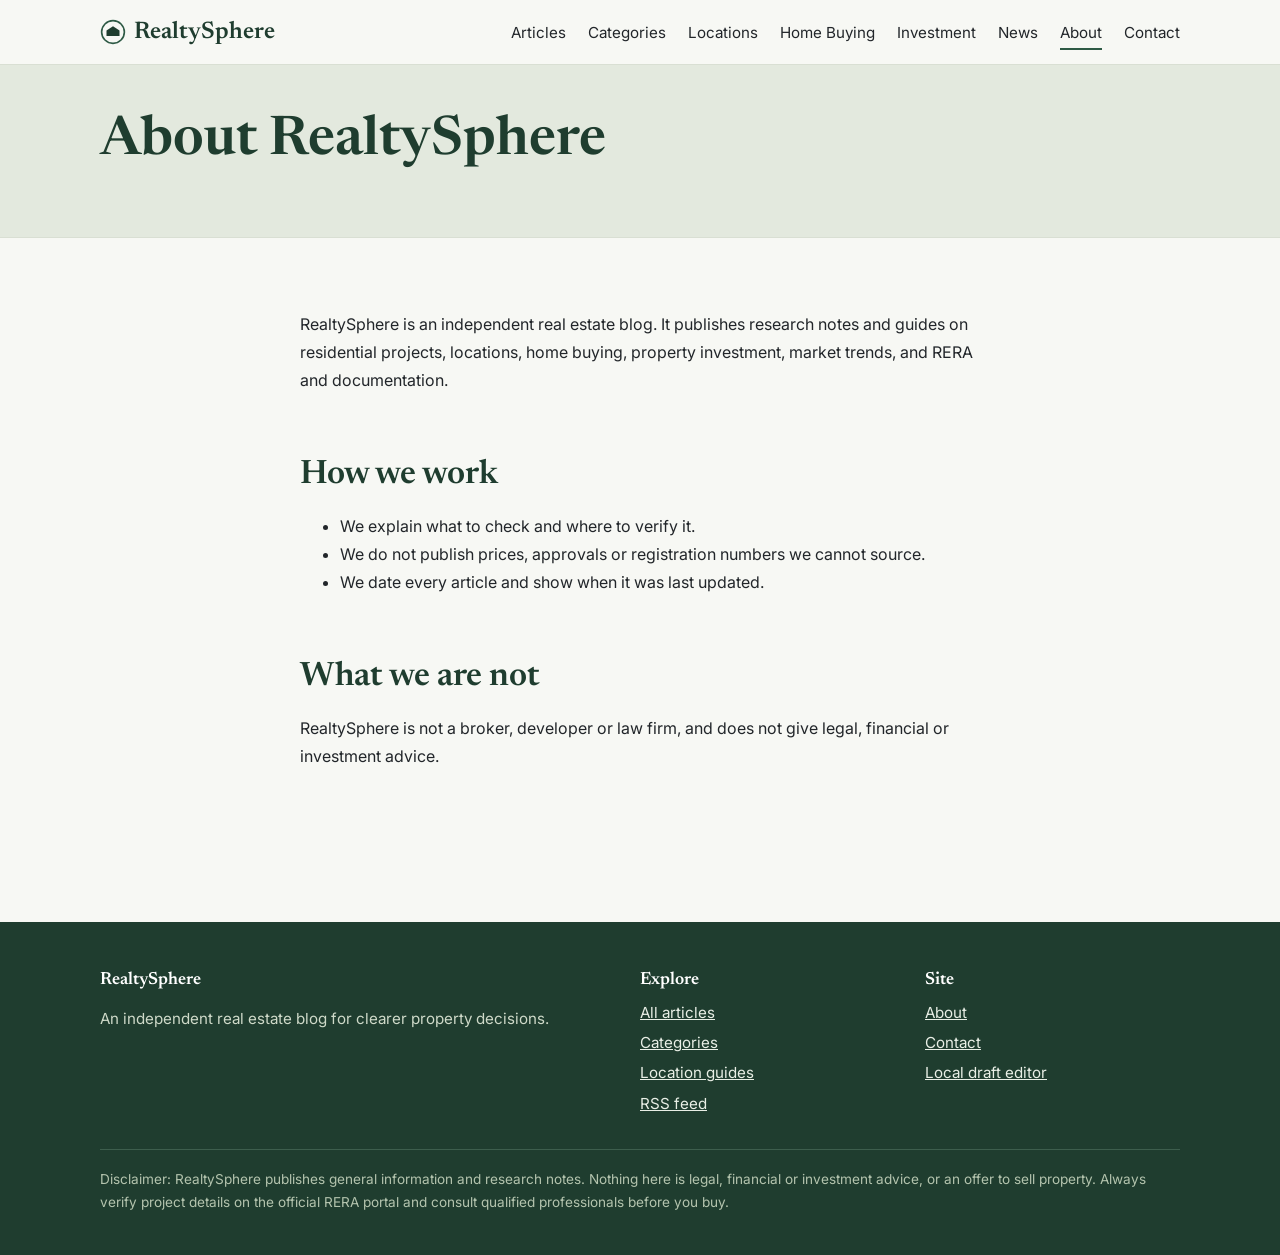
<file: about.html>
<!DOCTYPE html>
<html lang="en"><head><meta charset="utf-8"><meta name="viewport" content="width=device-width,initial-scale=1">
<title>About RealtySphere</title><meta name="description" content="RealtySphere is an independent real estate research blog.">
<link rel="canonical" href="https://realtysphere.pages.dev/about.html">
<meta property="og:site_name" content="RealtySphere"><meta property="og:title" content="About RealtySphere"><meta property="og:description" content="RealtySphere is an independent real estate research blog."><meta property="og:type" content="website"><meta property="og:url" content="https://realtysphere.pages.dev/about.html">
<link rel="alternate" type="application/rss+xml" title="RealtySphere" href="feed.xml">
<link rel="preconnect" href="https://fonts.googleapis.com"><link rel="preconnect" href="https://fonts.gstatic.com" crossorigin>
<link rel="stylesheet" href="https://fonts.googleapis.com/css2?family=Inter:wght@400;600&family=Newsreader:ital,wght@0,400;0,600;1,400&display=swap">
<link rel="stylesheet" href="assets/css/style.css"></head>
<body><a class="skip" href="#main">Skip to content</a>
<header class="site-header"><div class="wrap"><a class="logo" href="index.html"><svg viewBox="0 0 32 32" aria-hidden="true"><circle cx="16" cy="16" r="14" fill="none" stroke="#2e5a45" stroke-width="2"/><path d="M8 21V14l8-5 8 5v7z" fill="#1f3d2f"/></svg>RealtySphere</a>
<button class="menu-btn" aria-expanded="false" aria-controls="nav">Menu</button><nav id="nav" aria-label="Main"><ul><li><a href="blogs.html">Articles</a></li><li><a href="categories.html">Categories</a></li><li><a href="locations.html">Locations</a></li><li><a href="home-buying.html">Home Buying</a></li><li><a href="investment.html">Investment</a></li><li><a href="news.html">News</a></li><li><a href="about.html" aria-current="page">About</a></li><li><a href="contact.html">Contact</a></li></ul></nav></div></header>
<main id="main"><div class="page-head"><div class="wrap"><h1>About RealtySphere</h1></div></div><section class="block"><div class="art prose" style="font-family:var(--sans);font-size:1rem">
<p>RealtySphere is an independent real estate blog. It publishes research notes and guides on residential projects, locations, home buying, property investment, market trends, and RERA and documentation.</p>
<h2>How we work</h2><ul><li>We explain what to check and where to verify it.</li><li>We do not publish prices, approvals or registration numbers we cannot source.</li><li>We date every article and show when it was last updated.</li></ul>
<h2>What we are not</h2><p>RealtySphere is not a broker, developer or law firm, and does not give legal, financial or investment advice.</p></div></section></main>
<footer><div class="wrap"><div class="fgrid"><div><h2>RealtySphere</h2><p>An independent real estate blog for clearer property decisions.</p></div>
<div><h2>Explore</h2><ul><li><a href="blogs.html">All articles</a></li><li><a href="categories.html">Categories</a></li><li><a href="locations.html">Location guides</a></li><li><a href="feed.xml">RSS feed</a></li></ul></div>
<div><h2>Site</h2><ul><li><a href="about.html">About</a></li><li><a href="contact.html">Contact</a></li><li><a href="admin.html">Local draft editor</a></li></ul></div></div>
<p class="disc">Disclaimer: RealtySphere publishes general information and research notes. Nothing here is legal, financial or investment advice, or an offer to sell property. Always verify project details on the official RERA portal and consult qualified professionals before you buy.</p></div></footer>
<script src="assets/js/blogs.js"></script><script src="assets/js/main.js"></script></body></html>
</file>
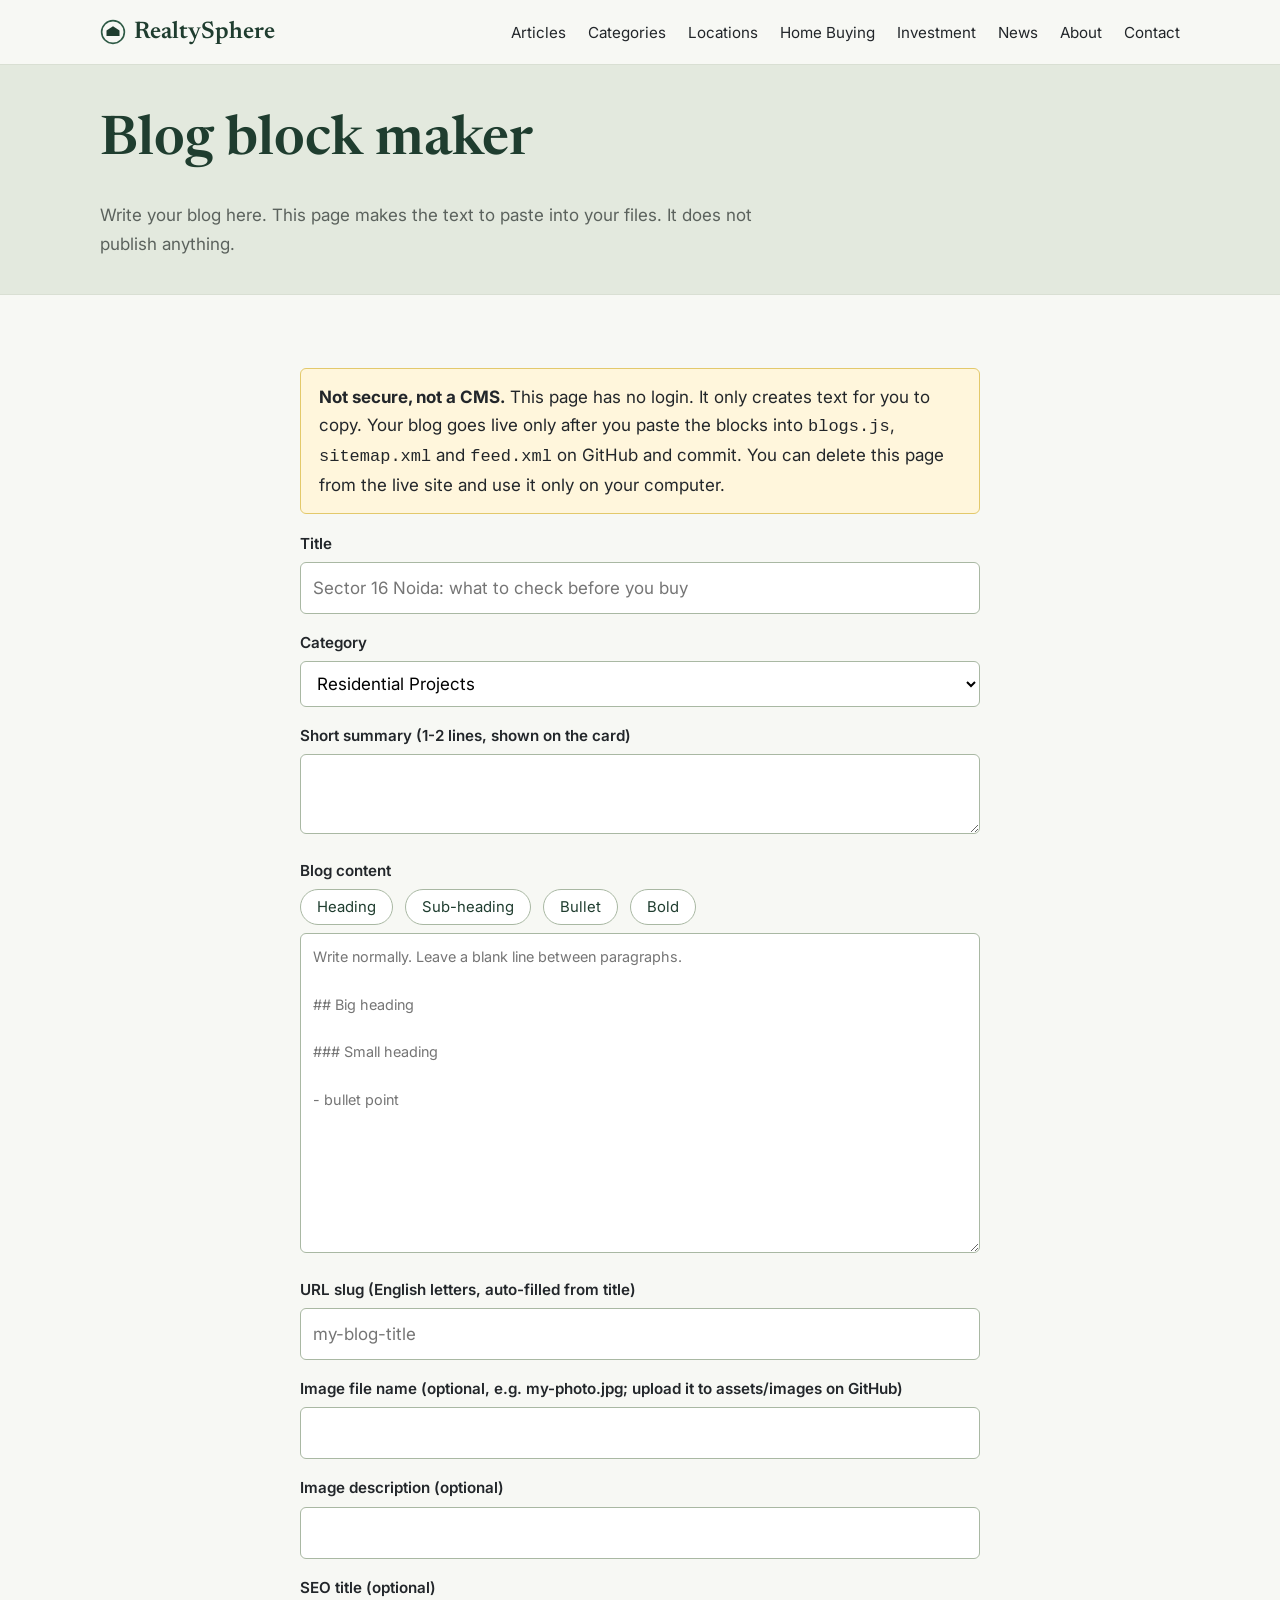
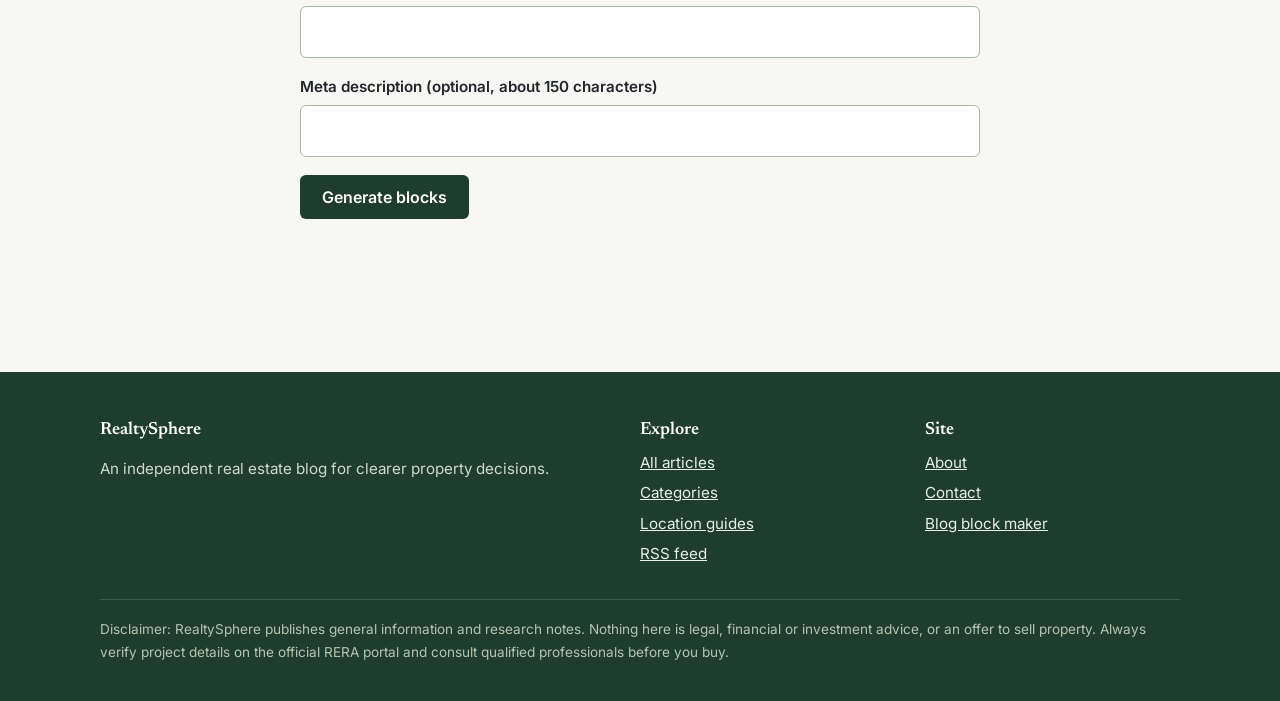
<file: admin.html>
<!DOCTYPE html>
<html lang="en"><head><meta charset="utf-8"><meta name="viewport" content="width=device-width,initial-scale=1">
<title>Local Draft Editor | RealtySphere</title><meta name="description" content="Local-only demonstration editor.">
<meta name="robots" content="noindex">
<meta property="og:site_name" content="RealtySphere"><meta property="og:title" content="Local Draft Editor | RealtySphere"><meta property="og:description" content="Local-only demonstration editor."><meta property="og:type" content="website"><meta property="og:url" content="https://realtysphere.pages.dev/admin.html">
<link rel="alternate" type="application/rss+xml" title="RealtySphere" href="feed.xml">
<link rel="preconnect" href="https://fonts.googleapis.com"><link rel="preconnect" href="https://fonts.gstatic.com" crossorigin>
<link rel="stylesheet" href="https://fonts.googleapis.com/css2?family=Inter:wght@400;600&family=Newsreader:ital,wght@0,400;0,600;1,400&display=swap">
<link rel="stylesheet" href="assets/css/style.css"></head>
<body><a class="skip" href="#main">Skip to content</a>
<header class="site-header"><div class="wrap"><a class="logo" href="index.html"><svg viewBox="0 0 32 32" aria-hidden="true"><circle cx="16" cy="16" r="14" fill="none" stroke="#2e5a45" stroke-width="2"/><path d="M8 21V14l8-5 8 5v7z" fill="#1f3d2f"/></svg>RealtySphere</a>
<button class="menu-btn" aria-expanded="false" aria-controls="nav">Menu</button><nav id="nav" aria-label="Main"><ul><li><a href="blogs.html">Articles</a></li><li><a href="categories.html">Categories</a></li><li><a href="locations.html">Locations</a></li><li><a href="home-buying.html">Home Buying</a></li><li><a href="investment.html">Investment</a></li><li><a href="news.html">News</a></li><li><a href="about.html">About</a></li><li><a href="contact.html">Contact</a></li></ul></nav></div></header>
<main id="main"><div class="page-head"><div class="wrap"><h1>Blog block maker</h1><p>Write your blog here. This page makes the text to paste into your files. It does not publish anything.</p></div></div>
<section class="block"><div class="art">
<p class="warn"><strong>Not secure, not a CMS.</strong> This page has no login. It only creates text for you to copy. Your blog goes live only after you paste the blocks into <code>blogs.js</code>, <code>sitemap.xml</code> and <code>feed.xml</code> on GitHub and commit. You can delete this page from the live site and use it only on your computer.</p>
<form id="f" onsubmit="return false">
<label for="title">Title</label><input id="title" name="title" placeholder="Sector 16 Noida: what to check before you buy">
<label for="category">Category</label><select id="category" name="category"></select>
<label for="excerpt">Short summary (1-2 lines, shown on the card)</label><textarea id="excerpt" name="excerpt" style="min-height:80px;font-family:inherit"></textarea>
<label for="content">Blog content</label>
<div class="row" id="tools" style="margin:0 0 8px"><button type="button" class="chip" data-k="h2">Heading</button><button type="button" class="chip" data-k="h3">Sub-heading</button><button type="button" class="chip" data-k="li">Bullet</button><button type="button" class="chip" data-k="b">Bold</button></div>
<textarea id="content" name="content" style="min-height:320px;font-family:inherit" placeholder="Write normally. Leave a blank line between paragraphs.&#10;&#10;## Big heading&#10;&#10;### Small heading&#10;&#10;- bullet point"></textarea>
<label for="slug">URL slug (English letters, auto-filled from title)</label><input id="slug" name="slug" placeholder="my-blog-title">
<label for="image">Image file name (optional, e.g. my-photo.jpg; upload it to assets/images on GitHub)</label><input id="image" name="image">
<label for="imageAlt">Image description (optional)</label><input id="imageAlt" name="imageAlt">
<label for="seoTitle">SEO title (optional)</label><input id="seoTitle" name="seoTitle">
<label for="metaDescription">Meta description (optional, about 150 characters)</label><input id="metaDescription" name="metaDescription">
<div class="row"><button type="button" id="make" class="btn dark">Generate blocks</button></div><p id="msg" role="status"></p></form>
<div id="out" hidden><h2>1. blogs.js</h2><p>GitHub: assets, js, blogs.js, Edit. Press Ctrl + End, put the cursor right after the last <code>}</code> (before <code>];</code>), paste, then Commit.</p>
<textarea id="o1" readonly style="width:100%;min-height:160px;font:.85rem ui-monospace,Consolas,monospace"></textarea><p><button type="button" class="chip" data-copy="o1">Copy</button></p>
<h2>2. sitemap.xml</h2><p>Open sitemap.xml, Edit, paste this line just before <code>&lt;/urlset&gt;</code>, Commit.</p>
<textarea id="o2" readonly style="width:100%;min-height:60px;font:.85rem ui-monospace,Consolas,monospace"></textarea><p><button type="button" class="chip" data-copy="o2">Copy</button></p>
<h2>3. feed.xml</h2><p>Open feed.xml, Edit, paste this just before <code>&lt;/channel&gt;</code>, Commit.</p>
<textarea id="o3" readonly style="width:100%;min-height:90px;font:.85rem ui-monospace,Consolas,monospace"></textarea><p><button type="button" class="chip" data-copy="o3">Copy</button></p></div>
</div></section></main>
<footer><div class="wrap"><div class="fgrid"><div><h2>RealtySphere</h2><p>An independent real estate blog for clearer property decisions.</p></div>
<div><h2>Explore</h2><ul><li><a href="blogs.html">All articles</a></li><li><a href="categories.html">Categories</a></li><li><a href="locations.html">Location guides</a></li><li><a href="feed.xml">RSS feed</a></li></ul></div>
<div><h2>Site</h2><ul><li><a href="about.html">About</a></li><li><a href="contact.html">Contact</a></li><li><a href="admin.html">Blog block maker</a></li></ul></div></div>
<p class="disc">Disclaimer: RealtySphere publishes general information and research notes. Nothing here is legal, financial or investment advice, or an offer to sell property. Always verify project details on the official RERA portal and consult qualified professionals before you buy.</p></div></footer>
<script src="assets/js/blogs.js"></script><script src="assets/js/main.js"></script><script src="assets/js/admin.js"></script></body></html>
</file>
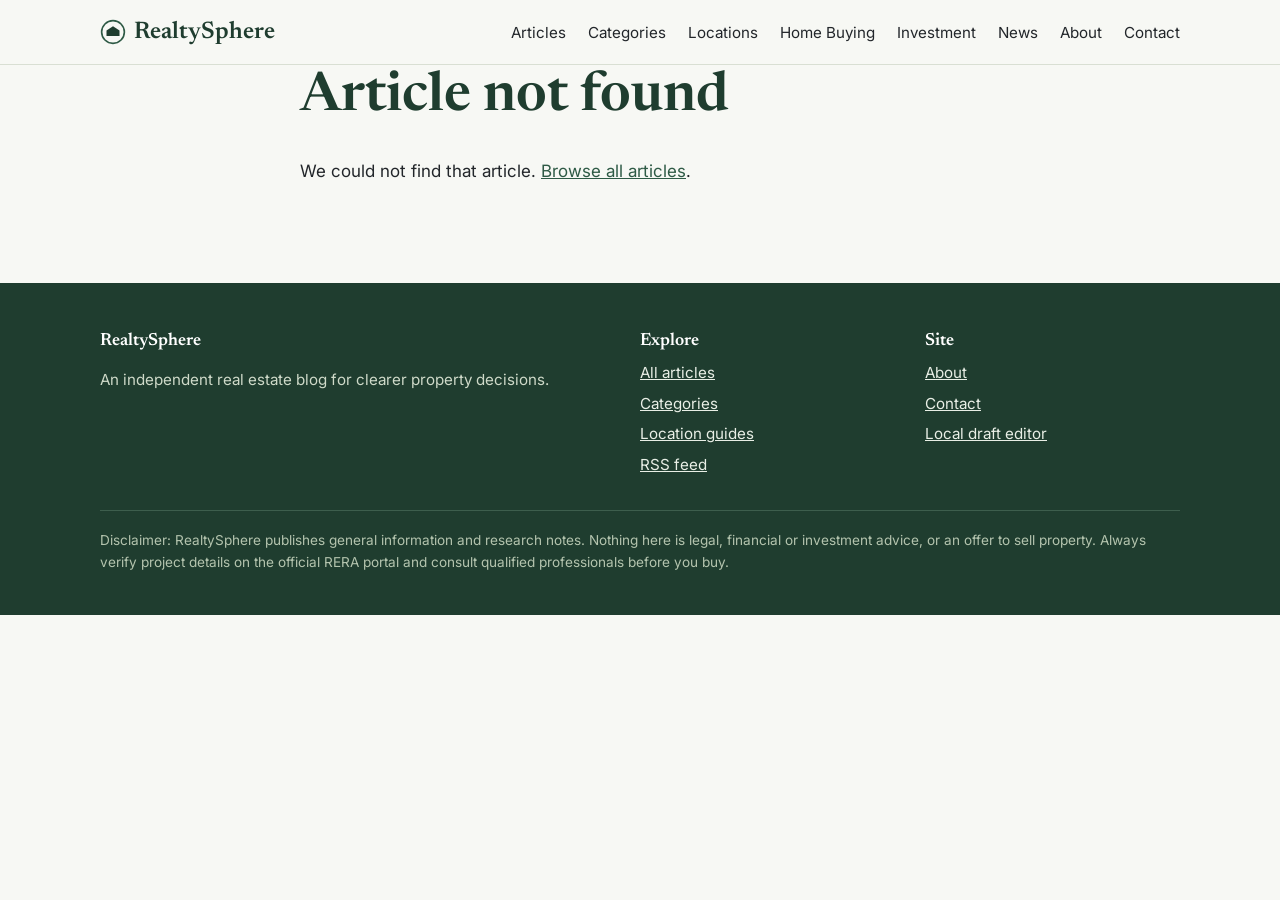
<file: article.html>
<!DOCTYPE html>
<html lang="en"><head><meta charset="utf-8"><meta name="viewport" content="width=device-width,initial-scale=1">
<title>Article | RealtySphere</title><meta name="description" content="Read this RealtySphere article.">
<link rel="canonical" href="https://realtysphere.pages.dev/article.html">
<meta property="og:site_name" content="RealtySphere"><meta property="og:title" content="Article | RealtySphere"><meta property="og:description" content="Read this RealtySphere article."><meta property="og:type" content="website"><meta property="og:url" content="https://realtysphere.pages.dev/article.html">
<link rel="alternate" type="application/rss+xml" title="RealtySphere" href="feed.xml">
<link rel="preconnect" href="https://fonts.googleapis.com"><link rel="preconnect" href="https://fonts.gstatic.com" crossorigin>
<link rel="stylesheet" href="https://fonts.googleapis.com/css2?family=Inter:wght@400;600&family=Newsreader:ital,wght@0,400;0,600;1,400&display=swap">
<link rel="stylesheet" href="assets/css/style.css"></head>
<body><a class="skip" href="#main">Skip to content</a>
<header class="site-header"><div class="wrap"><a class="logo" href="index.html"><svg viewBox="0 0 32 32" aria-hidden="true"><circle cx="16" cy="16" r="14" fill="none" stroke="#2e5a45" stroke-width="2"/><path d="M8 21V14l8-5 8 5v7z" fill="#1f3d2f"/></svg>RealtySphere</a>
<button class="menu-btn" aria-expanded="false" aria-controls="nav">Menu</button><nav id="nav" aria-label="Main"><ul><li><a href="blogs.html">Articles</a></li><li><a href="categories.html">Categories</a></li><li><a href="locations.html">Locations</a></li><li><a href="home-buying.html">Home Buying</a></li><li><a href="investment.html">Investment</a></li><li><a href="news.html">News</a></li><li><a href="about.html">About</a></li><li><a href="contact.html">Contact</a></li></ul></nav></div></header>
<main id="main"><div id="article"><div class="art"><p>Loading article…</p></div></div><noscript><p class="wrap">This page needs JavaScript to show the article.</p></noscript></main>
<footer><div class="wrap"><div class="fgrid"><div><h2>RealtySphere</h2><p>An independent real estate blog for clearer property decisions.</p></div>
<div><h2>Explore</h2><ul><li><a href="blogs.html">All articles</a></li><li><a href="categories.html">Categories</a></li><li><a href="locations.html">Location guides</a></li><li><a href="feed.xml">RSS feed</a></li></ul></div>
<div><h2>Site</h2><ul><li><a href="about.html">About</a></li><li><a href="contact.html">Contact</a></li><li><a href="admin.html">Local draft editor</a></li></ul></div></div>
<p class="disc">Disclaimer: RealtySphere publishes general information and research notes. Nothing here is legal, financial or investment advice, or an offer to sell property. Always verify project details on the official RERA portal and consult qualified professionals before you buy.</p></div></footer>
<script src="assets/js/blogs.js"></script><script src="assets/js/main.js"></script><script src="assets/js/article.js"></script></body></html>
</file>
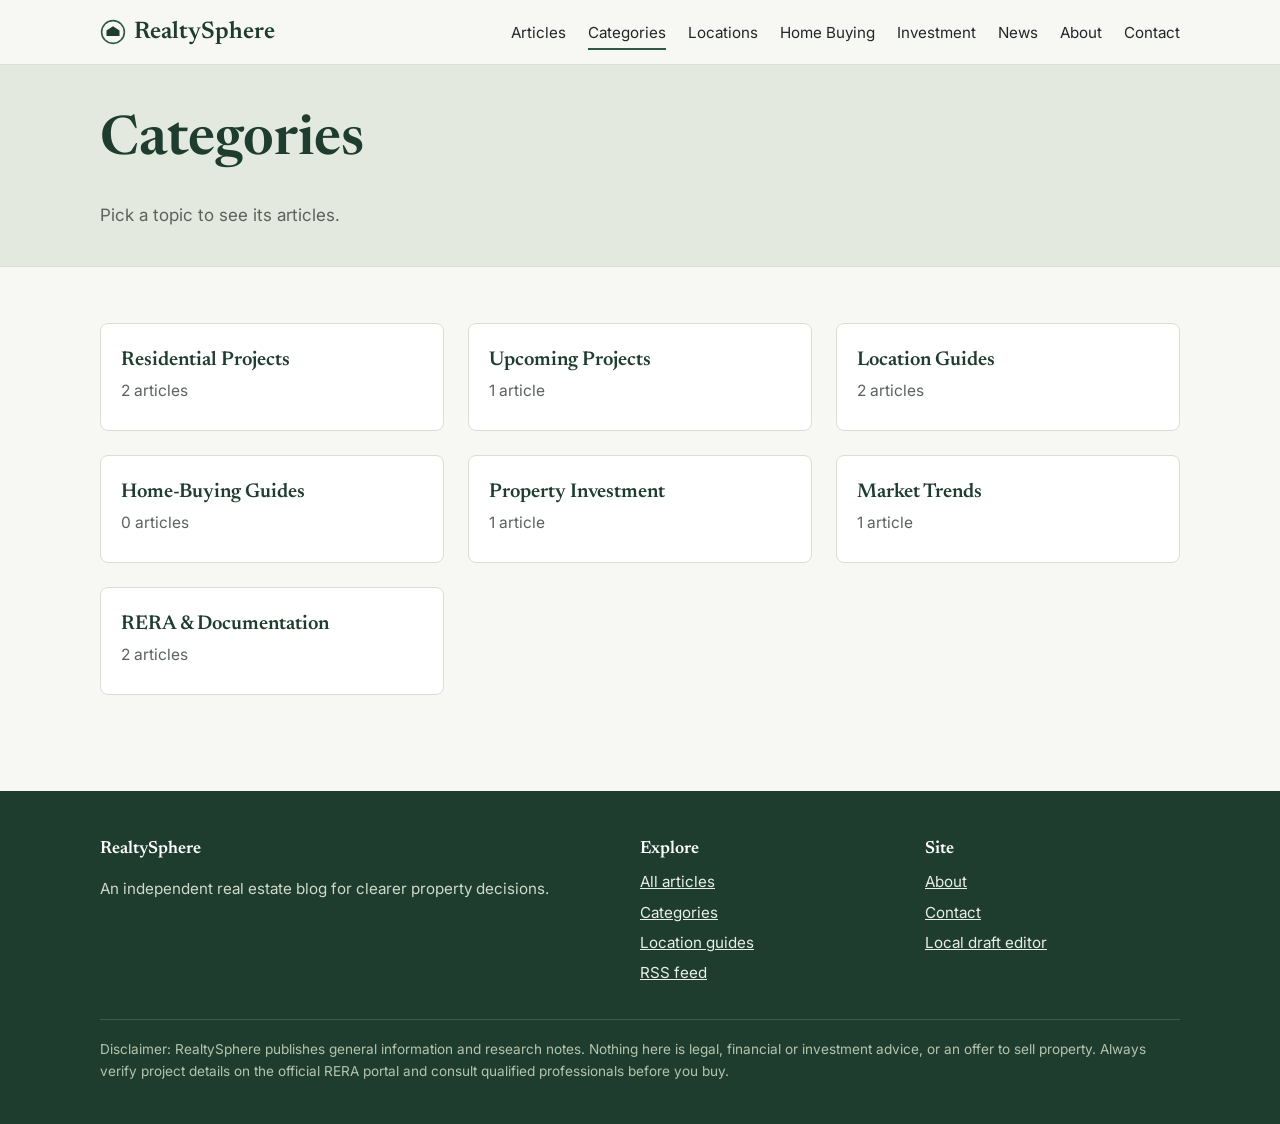
<file: categories.html>
<!DOCTYPE html>
<html lang="en"><head><meta charset="utf-8"><meta name="viewport" content="width=device-width,initial-scale=1">
<title>Categories | RealtySphere</title><meta name="description" content="All RealtySphere article categories.">
<link rel="canonical" href="https://realtysphere.pages.dev/categories.html">
<meta property="og:site_name" content="RealtySphere"><meta property="og:title" content="Categories | RealtySphere"><meta property="og:description" content="All RealtySphere article categories."><meta property="og:type" content="website"><meta property="og:url" content="https://realtysphere.pages.dev/categories.html">
<link rel="alternate" type="application/rss+xml" title="RealtySphere" href="feed.xml">
<link rel="preconnect" href="https://fonts.googleapis.com"><link rel="preconnect" href="https://fonts.gstatic.com" crossorigin>
<link rel="stylesheet" href="https://fonts.googleapis.com/css2?family=Inter:wght@400;600&family=Newsreader:ital,wght@0,400;0,600;1,400&display=swap">
<link rel="stylesheet" href="assets/css/style.css"></head>
<body><a class="skip" href="#main">Skip to content</a>
<header class="site-header"><div class="wrap"><a class="logo" href="index.html"><svg viewBox="0 0 32 32" aria-hidden="true"><circle cx="16" cy="16" r="14" fill="none" stroke="#2e5a45" stroke-width="2"/><path d="M8 21V14l8-5 8 5v7z" fill="#1f3d2f"/></svg>RealtySphere</a>
<button class="menu-btn" aria-expanded="false" aria-controls="nav">Menu</button><nav id="nav" aria-label="Main"><ul><li><a href="blogs.html">Articles</a></li><li><a href="categories.html" aria-current="page">Categories</a></li><li><a href="locations.html">Locations</a></li><li><a href="home-buying.html">Home Buying</a></li><li><a href="investment.html">Investment</a></li><li><a href="news.html">News</a></li><li><a href="about.html">About</a></li><li><a href="contact.html">Contact</a></li></ul></nav></div></header>
<main id="main"><div class="page-head"><div class="wrap"><h1>Categories</h1><p>Pick a topic to see its articles.</p></div></div><section class="block"><div class="wrap"><div class="grid" data-render="categories"></div></div></section></main>
<footer><div class="wrap"><div class="fgrid"><div><h2>RealtySphere</h2><p>An independent real estate blog for clearer property decisions.</p></div>
<div><h2>Explore</h2><ul><li><a href="blogs.html">All articles</a></li><li><a href="categories.html">Categories</a></li><li><a href="locations.html">Location guides</a></li><li><a href="feed.xml">RSS feed</a></li></ul></div>
<div><h2>Site</h2><ul><li><a href="about.html">About</a></li><li><a href="contact.html">Contact</a></li><li><a href="admin.html">Local draft editor</a></li></ul></div></div>
<p class="disc">Disclaimer: RealtySphere publishes general information and research notes. Nothing here is legal, financial or investment advice, or an offer to sell property. Always verify project details on the official RERA portal and consult qualified professionals before you buy.</p></div></footer>
<script src="assets/js/blogs.js"></script><script src="assets/js/main.js"></script></body></html>
</file>
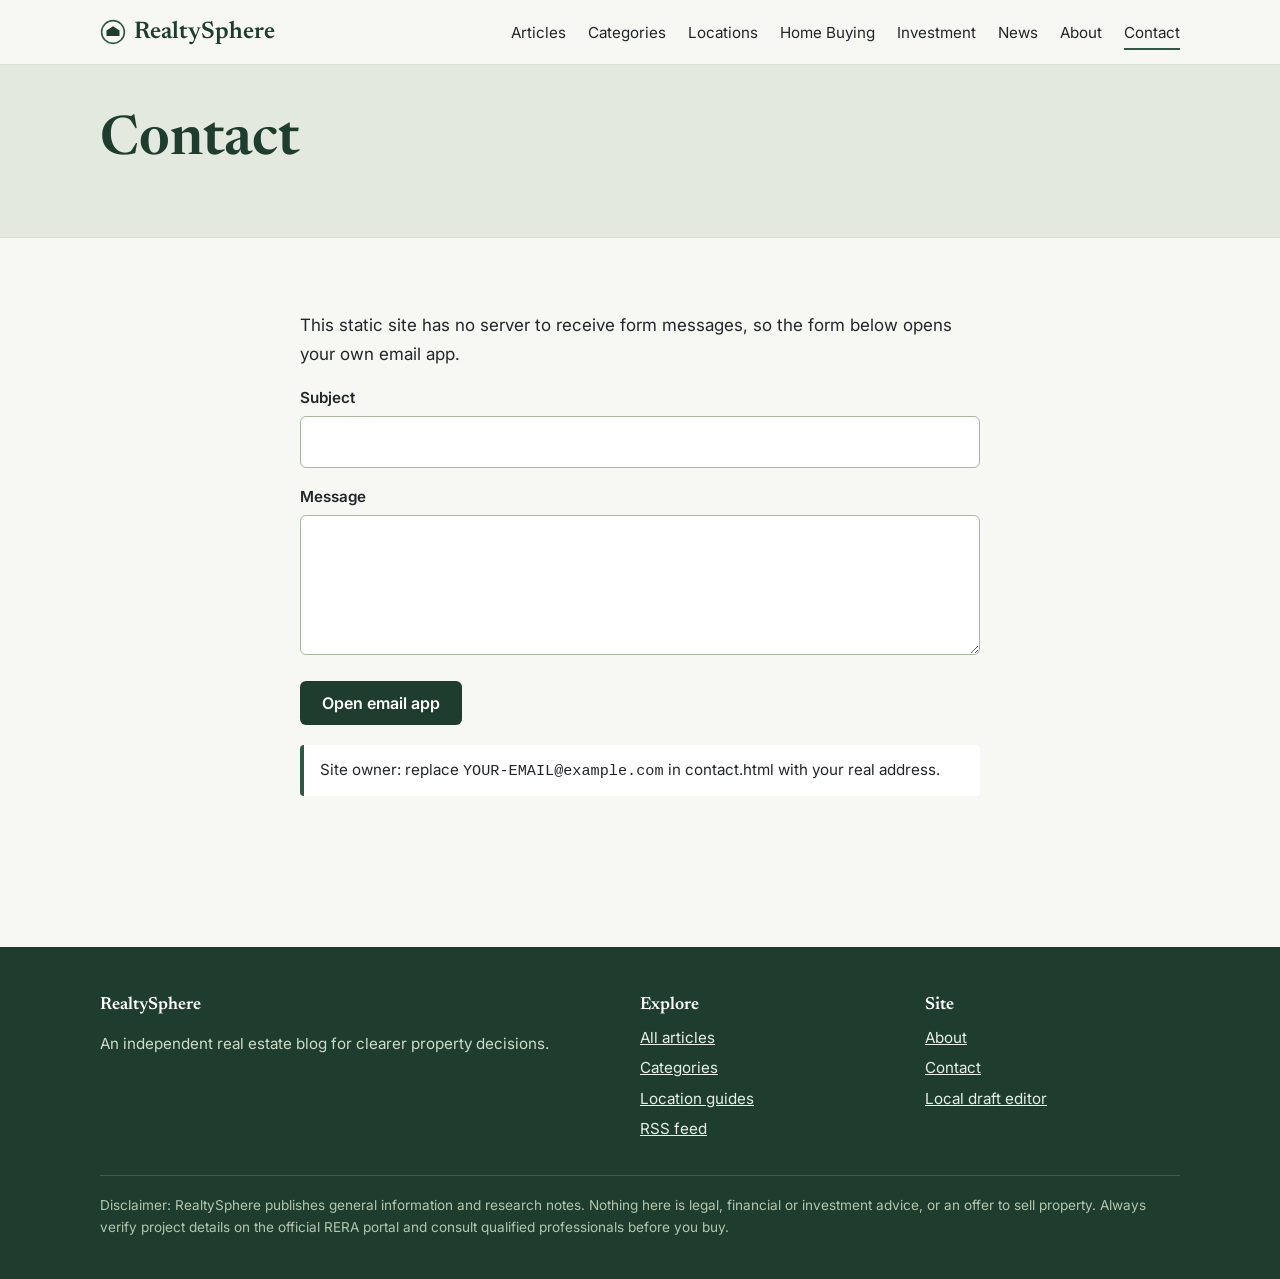
<file: contact.html>
<!DOCTYPE html>
<html lang="en"><head><meta charset="utf-8"><meta name="viewport" content="width=device-width,initial-scale=1">
<title>Contact | RealtySphere</title><meta name="description" content="How to contact RealtySphere.">
<link rel="canonical" href="https://realtysphere.pages.dev/contact.html">
<meta property="og:site_name" content="RealtySphere"><meta property="og:title" content="Contact | RealtySphere"><meta property="og:description" content="How to contact RealtySphere."><meta property="og:type" content="website"><meta property="og:url" content="https://realtysphere.pages.dev/contact.html">
<link rel="alternate" type="application/rss+xml" title="RealtySphere" href="feed.xml">
<link rel="preconnect" href="https://fonts.googleapis.com"><link rel="preconnect" href="https://fonts.gstatic.com" crossorigin>
<link rel="stylesheet" href="https://fonts.googleapis.com/css2?family=Inter:wght@400;600&family=Newsreader:ital,wght@0,400;0,600;1,400&display=swap">
<link rel="stylesheet" href="assets/css/style.css"></head>
<body><a class="skip" href="#main">Skip to content</a>
<header class="site-header"><div class="wrap"><a class="logo" href="index.html"><svg viewBox="0 0 32 32" aria-hidden="true"><circle cx="16" cy="16" r="14" fill="none" stroke="#2e5a45" stroke-width="2"/><path d="M8 21V14l8-5 8 5v7z" fill="#1f3d2f"/></svg>RealtySphere</a>
<button class="menu-btn" aria-expanded="false" aria-controls="nav">Menu</button><nav id="nav" aria-label="Main"><ul><li><a href="blogs.html">Articles</a></li><li><a href="categories.html">Categories</a></li><li><a href="locations.html">Locations</a></li><li><a href="home-buying.html">Home Buying</a></li><li><a href="investment.html">Investment</a></li><li><a href="news.html">News</a></li><li><a href="about.html">About</a></li><li><a href="contact.html" aria-current="page">Contact</a></li></ul></nav></div></header>
<main id="main"><div class="page-head"><div class="wrap"><h1>Contact</h1></div></div><section class="block"><div class="art">
<p>This static site has no server to receive form messages, so the form below opens your own email app.</p>
<form onsubmit="event.preventDefault();location.href='mailto:YOUR-EMAIL@example.com?subject='+encodeURIComponent(this.s.value)+'&body='+encodeURIComponent(this.m.value)">
<label for="s">Subject</label><input id="s" name="s" required><label for="m">Message</label><textarea id="m" name="m" style="min-height:140px;font-family:inherit" required></textarea>
<div class="row"><button class="btn dark" type="submit">Open email app</button></div></form>
<p class="note" style="margin-top:20px">Site owner: replace <code>YOUR-EMAIL@example.com</code> in contact.html with your real address.</p></div></section></main>
<footer><div class="wrap"><div class="fgrid"><div><h2>RealtySphere</h2><p>An independent real estate blog for clearer property decisions.</p></div>
<div><h2>Explore</h2><ul><li><a href="blogs.html">All articles</a></li><li><a href="categories.html">Categories</a></li><li><a href="locations.html">Location guides</a></li><li><a href="feed.xml">RSS feed</a></li></ul></div>
<div><h2>Site</h2><ul><li><a href="about.html">About</a></li><li><a href="contact.html">Contact</a></li><li><a href="admin.html">Local draft editor</a></li></ul></div></div>
<p class="disc">Disclaimer: RealtySphere publishes general information and research notes. Nothing here is legal, financial or investment advice, or an offer to sell property. Always verify project details on the official RERA portal and consult qualified professionals before you buy.</p></div></footer>
<script src="assets/js/blogs.js"></script><script src="assets/js/main.js"></script></body></html>
</file>
<file: assets/css/style.css>
/* RealtySphere styles. Colours are variables so you can retheme from one place. */
:root{--green:#1f3d2f;--green2:#2e5a45;--sage:#a9b8a3;--sage-l:#e3e9de;--paper:#f7f8f4;--white:#fff;--ink:#22262a;--mute:#5b625d;--line:#d9dfd3;
--serif:"Newsreader",Georgia,"Times New Roman",serif;--sans:"Inter",system-ui,-apple-system,"Segoe UI",Roboto,Arial,sans-serif;--max:1120px}
*{box-sizing:border-box}html{scroll-behavior:smooth}
body{margin:0;font:17px/1.65 var(--sans);color:var(--ink);background:var(--paper)}
img{max-width:100%;display:block}a{color:var(--green2)}a:hover{color:var(--green)}
:focus-visible{outline:3px solid var(--green2);outline-offset:2px}
.wrap{max-width:var(--max);margin:0 auto;padding:0 20px}
.skip{position:absolute;left:-999px}.skip:focus{left:10px;top:10px;background:#fff;padding:8px;z-index:99}
h1,h2,h3{font-family:var(--serif);color:var(--green);line-height:1.2;font-weight:600;margin:0 0 .5em}
h1{font-size:clamp(2.1rem,5vw,3.4rem)}h2{font-size:clamp(1.6rem,3vw,2.1rem)}h3{font-size:1.25rem}
/* header */
.site-header{position:sticky;top:0;z-index:20;background:rgba(247,248,244,.97);border-bottom:1px solid var(--line)}
.site-header .wrap{display:flex;align-items:center;justify-content:space-between;min-height:64px}
.logo{font:600 1.5rem var(--serif);color:var(--green);text-decoration:none;display:flex;gap:.5rem;align-items:center}
.logo svg{width:26px;height:26px}
nav ul{list-style:none;display:flex;gap:22px;margin:0;padding:0}
nav a{text-decoration:none;color:var(--ink);font-size:.95rem;padding:6px 0;border-bottom:2px solid transparent}
nav a:hover,nav a[aria-current]{border-color:var(--green2)}
.menu-btn{display:none;background:none;border:1px solid var(--line);border-radius:6px;padding:8px 12px;font:inherit;color:var(--green)}
@media(max-width:820px){.menu-btn{display:block}nav{display:none;position:absolute;left:0;right:0;top:64px;background:var(--paper);border-bottom:1px solid var(--line);padding:10px 20px}
nav.open{display:block}nav ul{flex-direction:column;gap:4px}nav a{display:block;padding:10px 0}}
/* hero */
.hero{background:var(--green);color:#e9efe6;padding:72px 0 64px}
.hero h1{color:#fff;max-width:14em;margin-bottom:.4em}.hero p{max-width:38em;font-size:1.1rem;color:#cfdac9}
.btn{display:inline-block;background:var(--sage-l);color:var(--green);padding:12px 22px;border-radius:6px;text-decoration:none;font:600 1rem var(--sans);border:0;cursor:pointer}
.btn:hover{background:#fff;color:var(--green)}.btn.dark{background:var(--green);color:#fff}.btn.dark:hover{background:var(--green2);color:#fff}
.btn.ghost{background:none;border:1px solid var(--sage);color:#fff;margin-left:8px}
section.block{padding:56px 0}section.alt{background:var(--sage-l)}
.sec-head{display:flex;justify-content:space-between;align-items:baseline;gap:16px;margin-bottom:24px;flex-wrap:wrap}
.sec-head p{margin:0;color:var(--mute)}
/* cards */
.grid{display:grid;gap:24px;grid-template-columns:repeat(auto-fill,minmax(280px,1fr))}
.card{background:var(--white);border:1px solid var(--line);border-radius:8px;overflow:hidden;display:flex;flex-direction:column}
.card .body{padding:18px 20px 22px}.card h3{margin:.3em 0}.card h3 a{color:var(--green);text-decoration:none}
.card h3 a:hover{text-decoration:underline}.card p{margin:.3em 0;color:var(--mute);font-size:.97rem}
.meta{font-size:.85rem;color:var(--mute)}.tag{font-size:.82rem;font-weight:600;color:var(--green2);text-decoration:none}
.media{aspect-ratio:16/9;background:var(--sage-l);overflow:hidden}.media img{width:100%;height:100%;object-fit:cover}
/* fallback when an image is missing: a drawn skyline, so no broken-image icon */
.media.ph{background:linear-gradient(160deg,#dfe7d9,#b9c8b2);position:relative}
.media.ph::after{content:"";position:absolute;inset:0;background:url("data:image/svg+xml,%3Csvg xmlns='http://www.w3.org/2000/svg' viewBox='0 0 320 180' preserveAspectRatio='xMidYMax slice'%3E%3Cg fill='%231f3d2f' fill-opacity='.85'%3E%3Crect x='30' y='80' width='46' height='100'/%3E%3Crect x='86' y='50' width='56' height='130'/%3E%3Crect x='152' y='96' width='40' height='84'/%3E%3Crect x='202' y='64' width='50' height='116'/%3E%3Crect x='262' y='110' width='36' height='70'/%3E%3C/g%3E%3C/svg%3E") center/cover no-repeat}
.feature{display:grid;grid-template-columns:1.1fr 1fr;background:var(--white);border:1px solid var(--line);border-radius:8px;overflow:hidden}
.feature .media{aspect-ratio:auto;min-height:280px}.feature .body{padding:32px}
@media(max-width:760px){.feature{grid-template-columns:1fr}}
.chips{display:flex;flex-wrap:wrap;gap:10px}
.chip{border:1px solid var(--sage);background:var(--white);color:var(--green);padding:8px 16px;border-radius:99px;text-decoration:none;font:.93rem var(--sans);cursor:pointer}
.chip:hover,.chip[aria-pressed=true]{background:var(--green);color:#fff;border-color:var(--green)}
.two{display:grid;grid-template-columns:1fr 1fr;gap:40px;align-items:center}@media(max-width:760px){.two{grid-template-columns:1fr}}
.tools{display:flex;gap:14px;flex-wrap:wrap;margin-bottom:24px;align-items:center}
.tools input{flex:1;min-width:220px;padding:12px 14px;border:1px solid var(--sage);border-radius:6px;font:inherit;background:#fff}
.more{text-align:center;margin-top:30px}.empty{color:var(--mute);padding:20px 0}
.page-head{background:var(--sage-l);padding:44px 0 36px;border-bottom:1px solid var(--line)}.page-head p{max-width:40em;color:var(--mute);margin:0}
/* article */
.crumbs{font-size:.88rem;color:var(--mute);padding:18px 0}.crumbs a{color:var(--mute)}
.art{max-width:720px;margin:0 auto;padding:0 20px 40px}
.art-head h1{font-size:clamp(2rem,4.5vw,2.9rem)}.lede{font:1.3rem/1.5 var(--serif);color:var(--mute)}
.art .media{margin:24px 0;border-radius:8px}
.toc{background:var(--sage-l);border-radius:8px;padding:16px 22px;margin:24px 0}.toc strong{font-family:var(--serif);color:var(--green)}
.toc ol{margin:.5em 0 0;padding-left:1.2em}.toc li{margin:.2em 0}.toc .sub{margin-left:1em;list-style:circle}
.prose{font-family:var(--serif);font-size:1.15rem;line-height:1.75}.prose h2{margin-top:1.8em}.prose h3{margin-top:1.4em}
.prose h2,.prose h3{scroll-margin-top:80px}.prose table{width:100%;border-collapse:collapse;font:.95rem var(--sans);margin:1.2em 0;display:block;overflow-x:auto}
.prose th,.prose td{border:1px solid var(--line);padding:9px 12px;text-align:left}.prose th{background:var(--sage-l)}
.prose blockquote{margin:1.4em 0;padding:.2em 1.2em;border-left:4px solid var(--sage);color:var(--mute);font-style:italic}
.share{display:flex;gap:8px;flex-wrap:wrap;margin:28px 0;align-items:center}.share a,.share button{font:.9rem var(--sans);padding:7px 14px;border:1px solid var(--sage);background:#fff;border-radius:6px;color:var(--green);text-decoration:none;cursor:pointer}
.note{background:#fff;border-left:4px solid var(--green2);padding:12px 16px;border-radius:4px;font-size:.95rem}
/* forms */
form label{display:block;font-weight:600;margin:16px 0 6px;font-size:.95rem}
form input,form select,form textarea{width:100%;padding:11px 12px;border:1px solid var(--sage);border-radius:6px;font:inherit;background:#fff}
form textarea{min-height:240px;font-family:ui-monospace,Consolas,monospace;font-size:.9rem}
.row{display:flex;gap:12px;flex-wrap:wrap;margin-top:18px}.warn{background:#fff6dc;border:1px solid #e3c96b;padding:14px 18px;border-radius:6px}
.drafts{list-style:none;padding:0}.drafts li{display:flex;justify-content:space-between;gap:10px;padding:8px 0;border-bottom:1px solid var(--line)}
/* footer */
footer{background:var(--green);color:#cfdac9;padding:48px 0 28px;margin-top:40px;font-size:.95rem}
footer a{color:#e9efe6}footer h2{color:#fff;font-size:1.1rem}footer ul{list-style:none;padding:0;margin:0}footer li{margin:.35em 0}
.fgrid{display:grid;gap:30px;grid-template-columns:2fr 1fr 1fr}@media(max-width:760px){.fgrid{grid-template-columns:1fr}}
.disc{border-top:1px solid #3d5e4d;margin-top:28px;padding-top:18px;font-size:.85rem;color:#b4c4ae}
@media(prefers-reduced-motion:reduce){html{scroll-behavior:auto}}
</file>
